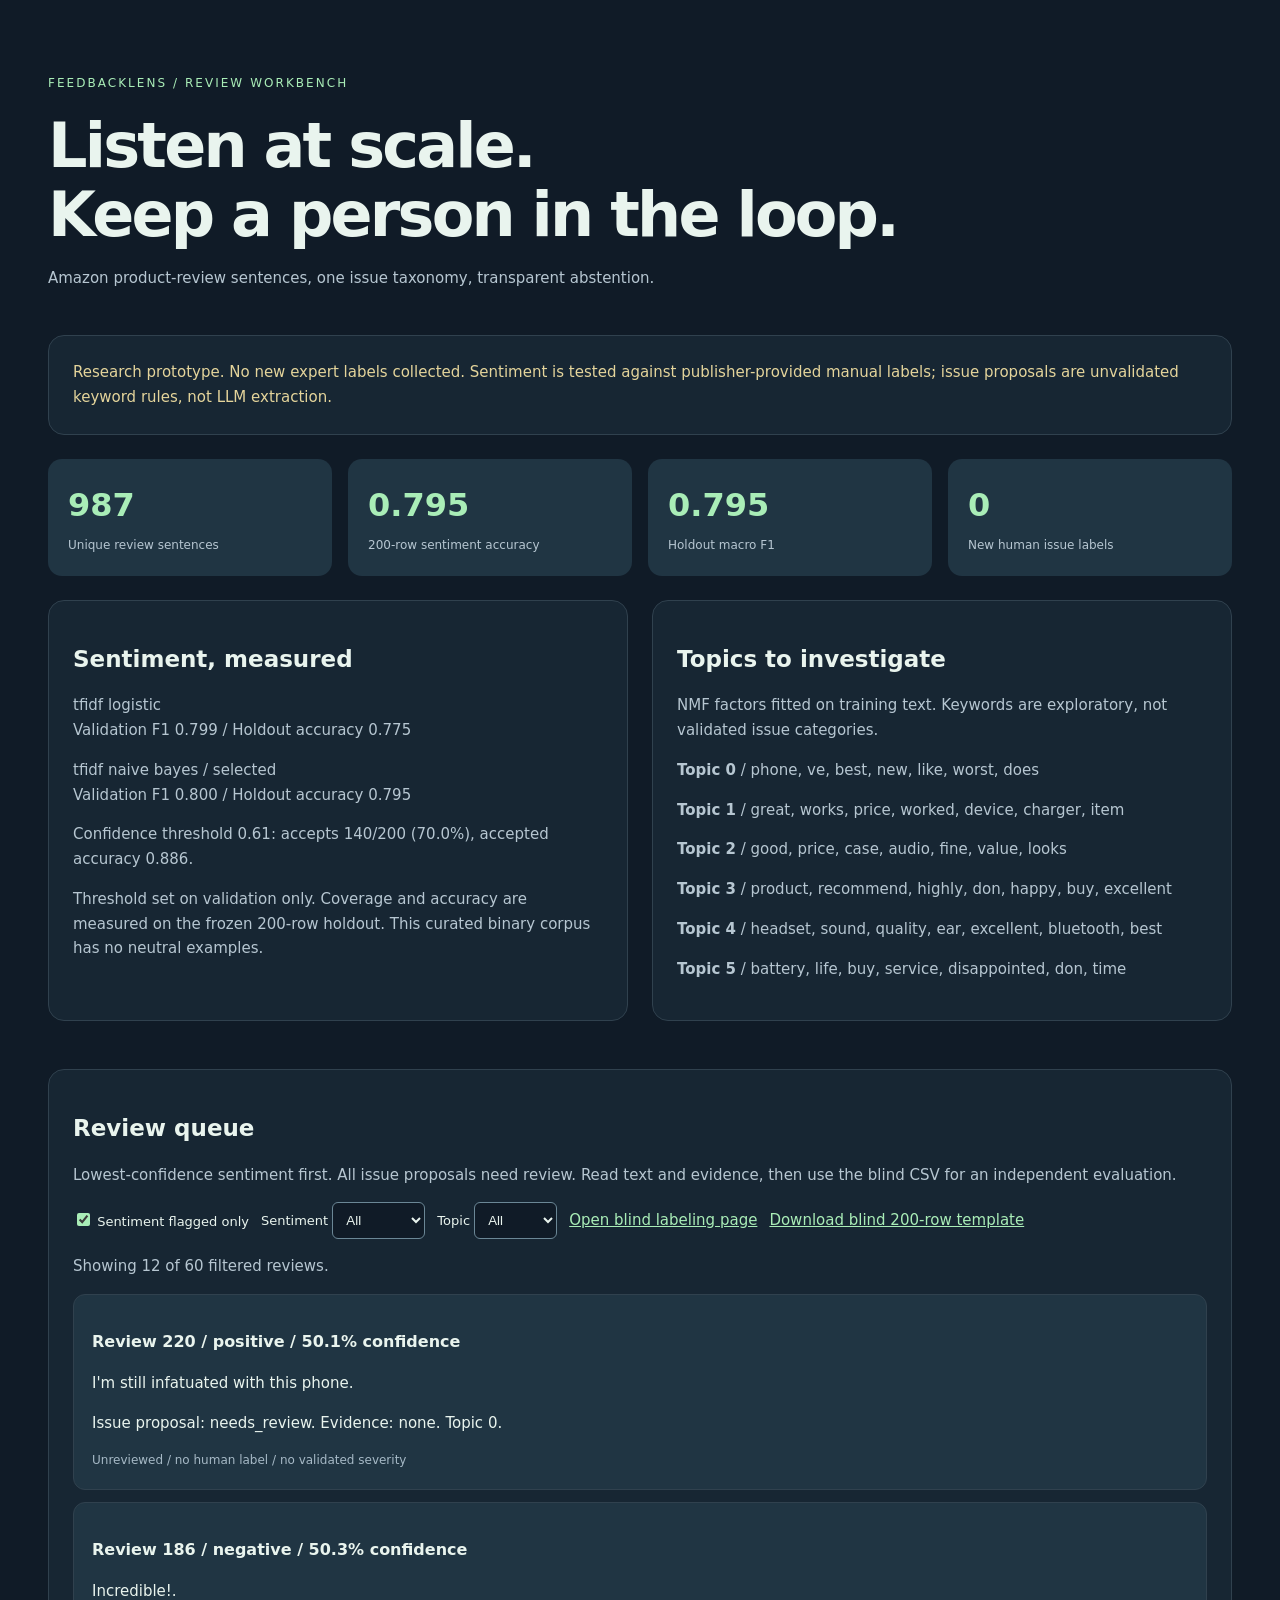
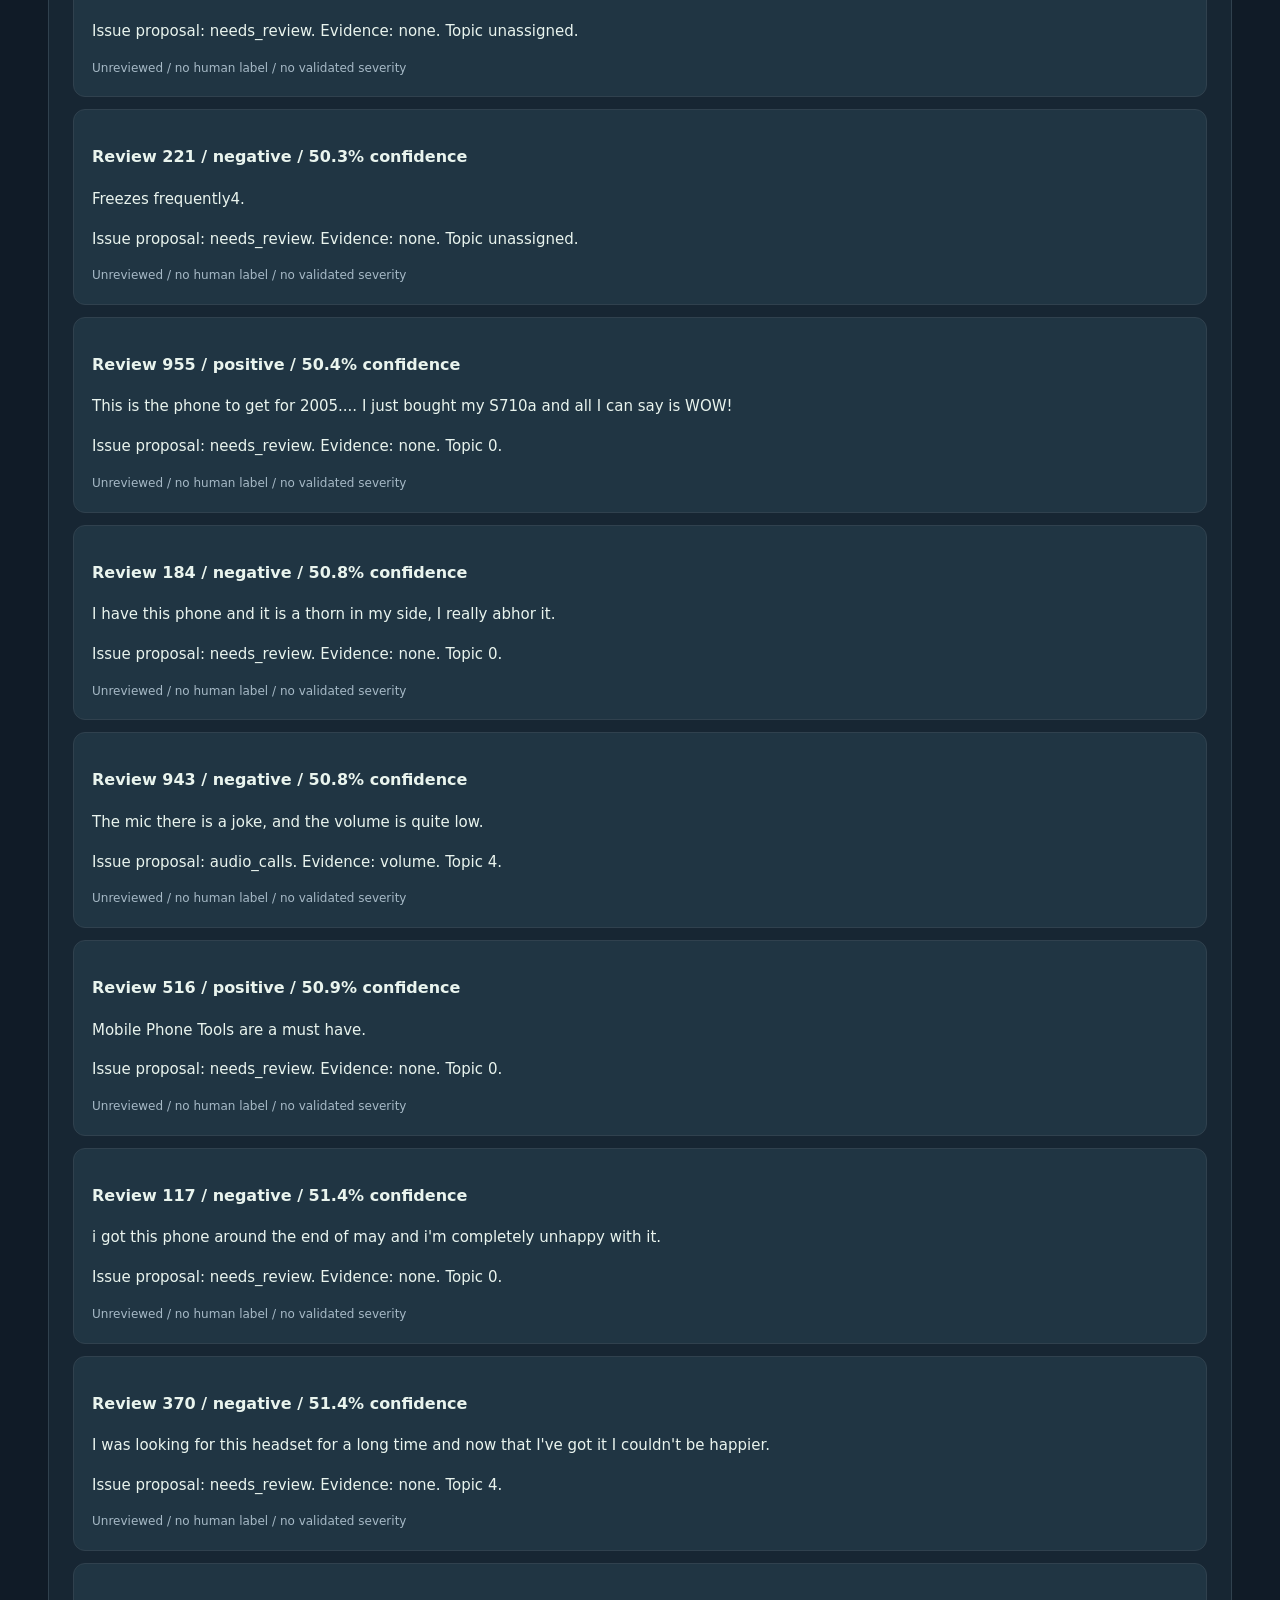
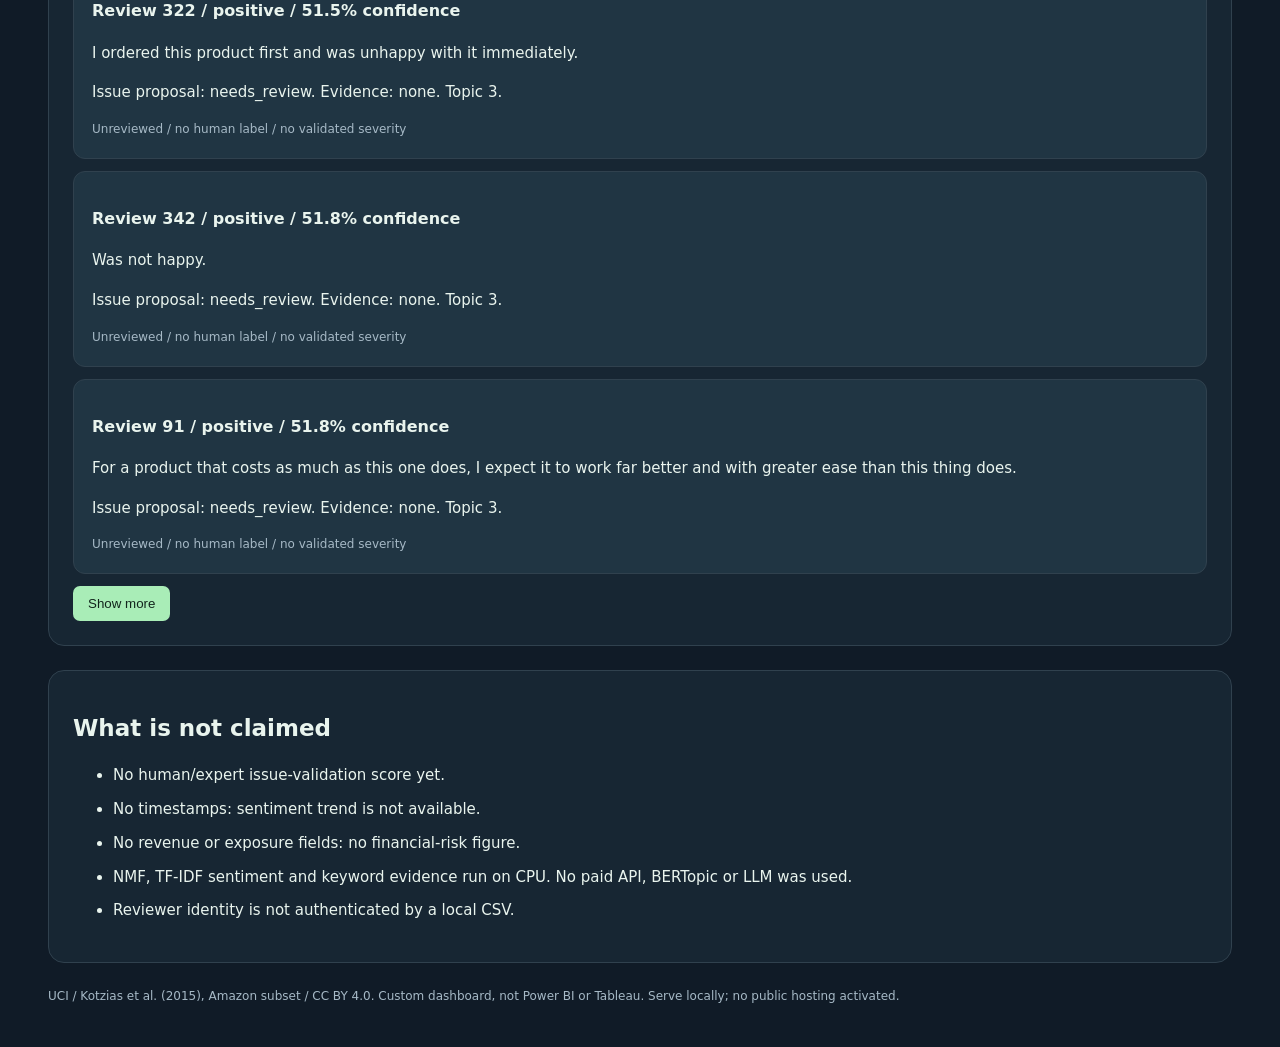
<file: dashboard/index.html>
<!doctype html>
<html lang="en">
  <meta charset="utf-8" /><meta
    name="viewport"
    content="width=device-width,initial-scale=1"
  /><title>FeedbackLens | Evidence before automation</title
  ><link rel="stylesheet" href="style.css" />
  <body>
    <main>
      <header>
        <span class="eyebrow">FEEDBACKLENS / REVIEW WORKBENCH</span>
        <h1>Listen at scale.<br />Keep a person in the loop.</h1>
        <p>
          Amazon product-review sentences, one issue taxonomy, transparent
          abstention.
        </p>
      </header>
      <section class="notice">
        Research prototype. No new expert labels collected. Sentiment is tested
        against publisher-provided manual labels; issue proposals are
        unvalidated keyword rules, not LLM extraction.
      </section>
      <section class="kpis" id="kpis"></section>
      <section class="grid">
        <article>
          <h2>Sentiment, measured</h2>
          <div id="models"></div>
          <p id="policy"></p>
          <p>
            Threshold set on validation only. Coverage and accuracy are measured
            on the frozen 200-row holdout. This curated binary corpus has no
            neutral examples.
          </p>
        </article>
        <article>
          <h2>Topics to investigate</h2>
          <p>
            NMF factors fitted on training text. Keywords are exploratory, not
            validated issue categories.
          </p>
          <div id="topics"></div>
        </article>
      </section>
      <section>
        <h2>Review queue</h2>
        <p>
          Lowest-confidence sentiment first. All issue proposals need review.
          Read text and evidence, then use the blind CSV for an independent
          evaluation.
        </p>
        <div class="filters">
          <label
            ><input id="flagged" type="checkbox" checked /> Sentiment flagged
            only</label
          ><label
            >Sentiment
            <select id="sentiment">
              <option value="all">All</option>
              <option value="negative">Negative</option>
              <option value="positive">Positive</option>
            </select></label
          ><label
            >Topic
            <select id="topic">
              <option value="all">All</option>
            </select></label
          ><a href="blind-review.html" style="color: #a9edb7"
            >Open blind labeling page</a
          ><a
            href="../artifacts/blind_review_template.csv"
            download
            style="color: #a9edb7"
            >Download blind 200-row template</a
          >
        </div>
        <p id="count"></p>
        <div id="queue"></div>
        <button id="more">Show more</button>
      </section>
      <section>
        <h2>What is not claimed</h2>
        <ul>
          <li>No human/expert issue-validation score yet.</li>
          <li>No timestamps: sentiment trend is not available.</li>
          <li>No revenue or exposure fields: no financial-risk figure.</li>
          <li>
            NMF, TF-IDF sentiment and keyword evidence run on CPU. No paid API,
            BERTopic or LLM was used.
          </li>
          <li>Reviewer identity is not authenticated by a local CSV.</li>
        </ul>
      </section>
      <footer>
        UCI / Kotzias et al. (2015), Amazon subset / CC BY 4.0. Custom
        dashboard, not Power BI or Tableau. Serve locally; no public hosting
        activated.
      </footer>
    </main>
    <script src="app.js"></script>
  </body>
</html>
</file>
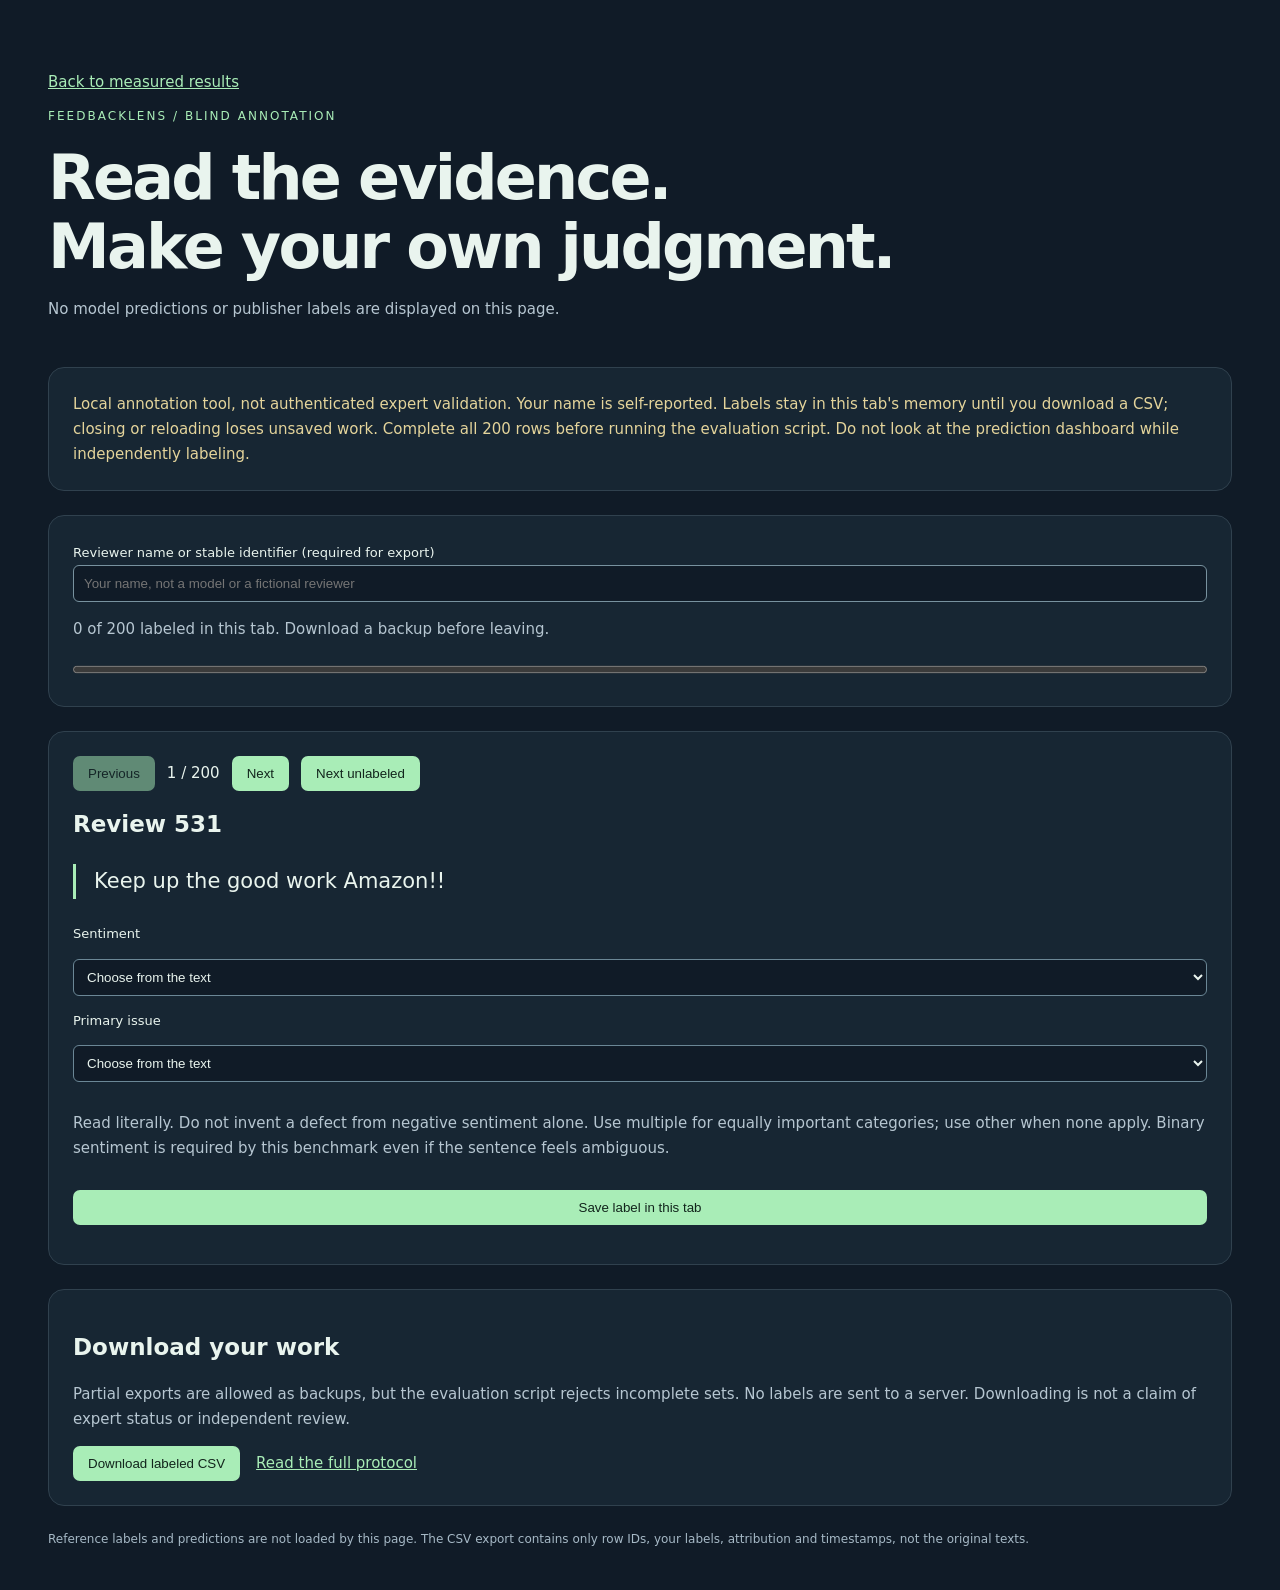
<file: dashboard/blind-review.html>
<!doctype html>
<html lang="en">
  <meta charset="utf-8" /><meta
    name="viewport"
    content="width=device-width,initial-scale=1"
  /><title>FeedbackLens | Blind annotation</title
  ><link rel="stylesheet" href="style.css" />
  <body>
    <main>
      <header>
        <a href="index.html" style="color: #a9edb7">Back to measured results</a>
        <p class="eyebrow">FEEDBACKLENS / BLIND ANNOTATION</p>
        <h1>Read the evidence.<br />Make your own judgment.</h1>
        <p>
          No model predictions or publisher labels are displayed on this page.
        </p>
      </header>
      <section class="notice">
        Local annotation tool, not authenticated expert validation. Your name is
        self-reported. Labels stay in this tab's memory until you download a
        CSV; closing or reloading loses unsaved work. Complete all 200 rows
        before running the evaluation script. Do not look at the prediction
        dashboard while independently labeling.
      </section>
      <section>
        <label for="reviewer"
          >Reviewer name or stable identifier (required for export)</label
        ><input
          id="reviewer"
          type="text"
          maxlength="100"
          autocomplete="off"
          placeholder="Your name, not a model or a fictional reviewer"
        />
        <p id="progress" role="status"></p>
        <progress
          id="completion"
          max="200"
          value="0"
          style="width: 100%"
        ></progress>
      </section>
      <section>
        <div class="filters">
          <button id="previous" type="button">Previous</button
          ><span id="position"></span
          ><button id="next" type="button">Next</button
          ><button id="unlabeled" type="button">Next unlabeled</button>
        </div>
        <h2 id="heading">Loading frozen holdout...</h2>
        <blockquote
          id="text"
          style="font-size: 21px; line-height: 1.7; margin: 24px 0"
        ></blockquote>
        <form id="annotation">
          <label for="sentiment-label">Sentiment</label
          ><select id="sentiment-label" required>
            <option value="">Choose from the text</option>
            <option value="0">Negative</option>
            <option value="1">Positive</option></select
          ><label for="issue-label">Primary issue</label
          ><select id="issue-label" required>
            <option value="">Choose from the text</option>
            <option value="battery_power">Battery / power</option>
            <option value="audio_calls">Audio / calls</option>
            <option value="fit_usability">Fit / usability</option>
            <option value="durability_quality">Durability / quality</option>
            <option value="delivery_service">Delivery / service</option>
            <option value="price_value">Price / value</option>
            <option value="other">Other / none of these</option>
            <option value="multiple">Multiple equally important issues</option>
          </select>
          <p>
            Read literally. Do not invent a defect from negative sentiment
            alone. Use multiple for equally important categories; use other when
            none apply. Binary sentiment is required by this benchmark even if
            the sentence feels ambiguous.
          </p>
          <button type="submit">Save label in this tab</button>
        </form>
        <p id="message" role="status"></p>
      </section>
      <section>
        <h2>Download your work</h2>
        <p>
          Partial exports are allowed as backups, but the evaluation script
          rejects incomplete sets. No labels are sent to a server. Downloading
          is not a claim of expert status or independent review.
        </p>
        <button id="download" type="button">Download labeled CSV</button
        ><a href="../docs/taxonomy.md" style="color: #a9edb7; margin-left: 16px"
          >Read the full protocol</a
        >
      </section>
      <footer>
        Reference labels and predictions are not loaded by this page. The CSV
        export contains only row IDs, your labels, attribution and timestamps,
        not the original texts.
      </footer>
    </main>
    <script src="blind-review.js"></script>
  </body>
</html>
</file>
<file: dashboard/style.css>
* {
  box-sizing: border-box;
}
body {
  margin: 0;
  background: #101b27;
  color: #e9f4ee;
  font:
    15px/1.65 system-ui,
    sans-serif;
}
main {
  max-width: 1240px;
  margin: auto;
  padding: 40px 28px;
}
header {
  padding: 30px 0;
}
h1 {
  font-size: clamp(32px, 5vw, 62px);
  line-height: 1.12;
  letter-spacing: -0.045em;
  margin: 16px 0;
}
h2 {
  font-size: 23px;
  line-height: 1.3;
}
h3 {
  font-size: 16px;
}
.eyebrow {
  color: #a9edb7;
  font-size: 12px;
  letter-spacing: 0.17em;
}
p {
  color: #b6c6d1;
}
article,
section:not(.grid):not(.kpis) {
  background: #172633;
  border: 1px solid #30414e;
  border-radius: 16px;
  padding: 24px;
  margin-bottom: 24px;
}
.notice {
  color: #e4d49b;
}
.kpis {
  display: grid;
  grid-template-columns: repeat(4, 1fr);
  gap: 16px;
  margin: 24px 0;
}
.kpi {
  background: #203543;
  border-radius: 14px;
  padding: 20px;
}
.kpi strong {
  display: block;
  color: #a9edb7;
  font-size: 32px;
}
.kpi span {
  font-size: 12px;
  color: #b6c6d1;
}
.grid {
  display: grid;
  grid-template-columns: 1fr 1fr;
  gap: 24px;
  margin: 24px 0;
}
article {
  min-width: 0;
}
select {
  background: #101b27;
  color: #e9f4ee;
  padding: 9px;
  border: 1px solid #6b8796;
  border-radius: 6px;
}
button,
input,
select {
  accent-color: #a9edb7;
}
label {
  font-size: 13px;
}
table {
  width: 100%;
  border-collapse: collapse;
  font-size: 13px;
}
td,
th {
  padding: 12px;
  text-align: left;
  border-bottom: 1px solid #354855;
  white-space: nowrap;
}
.scroll {
  overflow-x: auto;
}
.tablehead {
  display: flex;
  align-items: center;
  gap: 20px;
  flex-wrap: wrap;
}
.tablehead > div {
  flex: 1;
  min-width: 220px;
}
.barrow {
  margin: 14px 0;
  font-size: 13px;
}
.barrow > div {
  height: 9px;
  background: #324854;
  border-radius: 4px;
  margin-top: 6px;
}
.barrow i {
  display: block;
  height: 9px;
  background: #a9edb7;
  border-radius: 4px;
}
.muted,
footer {
  color: #a6b9c6;
  font-size: 12px;
}
li {
  margin: 9px 0;
}
@media (max-width: 700px) {
  main {
    padding: 22px 16px;
  }
  .grid {
    grid-template-columns: 1fr;
  }
  .kpis {
    grid-template-columns: 1fr 1fr;
  }
  .kpi {
    padding: 14px;
  }
  .kpi strong {
    font-size: 25px;
  }
  article,
  section:not(.grid):not(.kpis) {
    padding: 18px;
  }
  header {
    padding: 16px 0;
  }
}
.review {
  background: #203543;
  border-radius: 12px;
  padding: 18px;
  margin: 12px 0;
}
.review p {
  color: #e9f4ee;
}
.review code {
  color: #a9edb7;
}
input[type="text"],
textarea {
  width: 100%;
  background: #101b27;
  color: #e9f4ee;
  border: 1px solid #78929f;
  padding: 10px;
  border-radius: 6px;
}
button {
  background: #a9edb7;
  color: #12251c;
  border: 0;
  padding: 10px 15px;
  border-radius: 7px;
  cursor: pointer;
}
.review footer {
  margin-top: 12px;
}
.filters {
  display: flex;
  gap: 12px;
  align-items: center;
  flex-wrap: wrap;
}
#annotation {
  display: grid;
  gap: 14px;
}
#annotation select {
  width: 100%;
}
blockquote {
  border-left: 3px solid #a9edb7;
  padding-left: 18px;
}
button:focus-visible,
a:focus-visible,
input:focus-visible,
select:focus-visible {
  outline: 3px solid #e9da7c;
  outline-offset: 3px;
}
button:disabled {
  opacity: 0.5;
  cursor: default;
}
progress {
  accent-color: #a9edb7;
}
</file>
